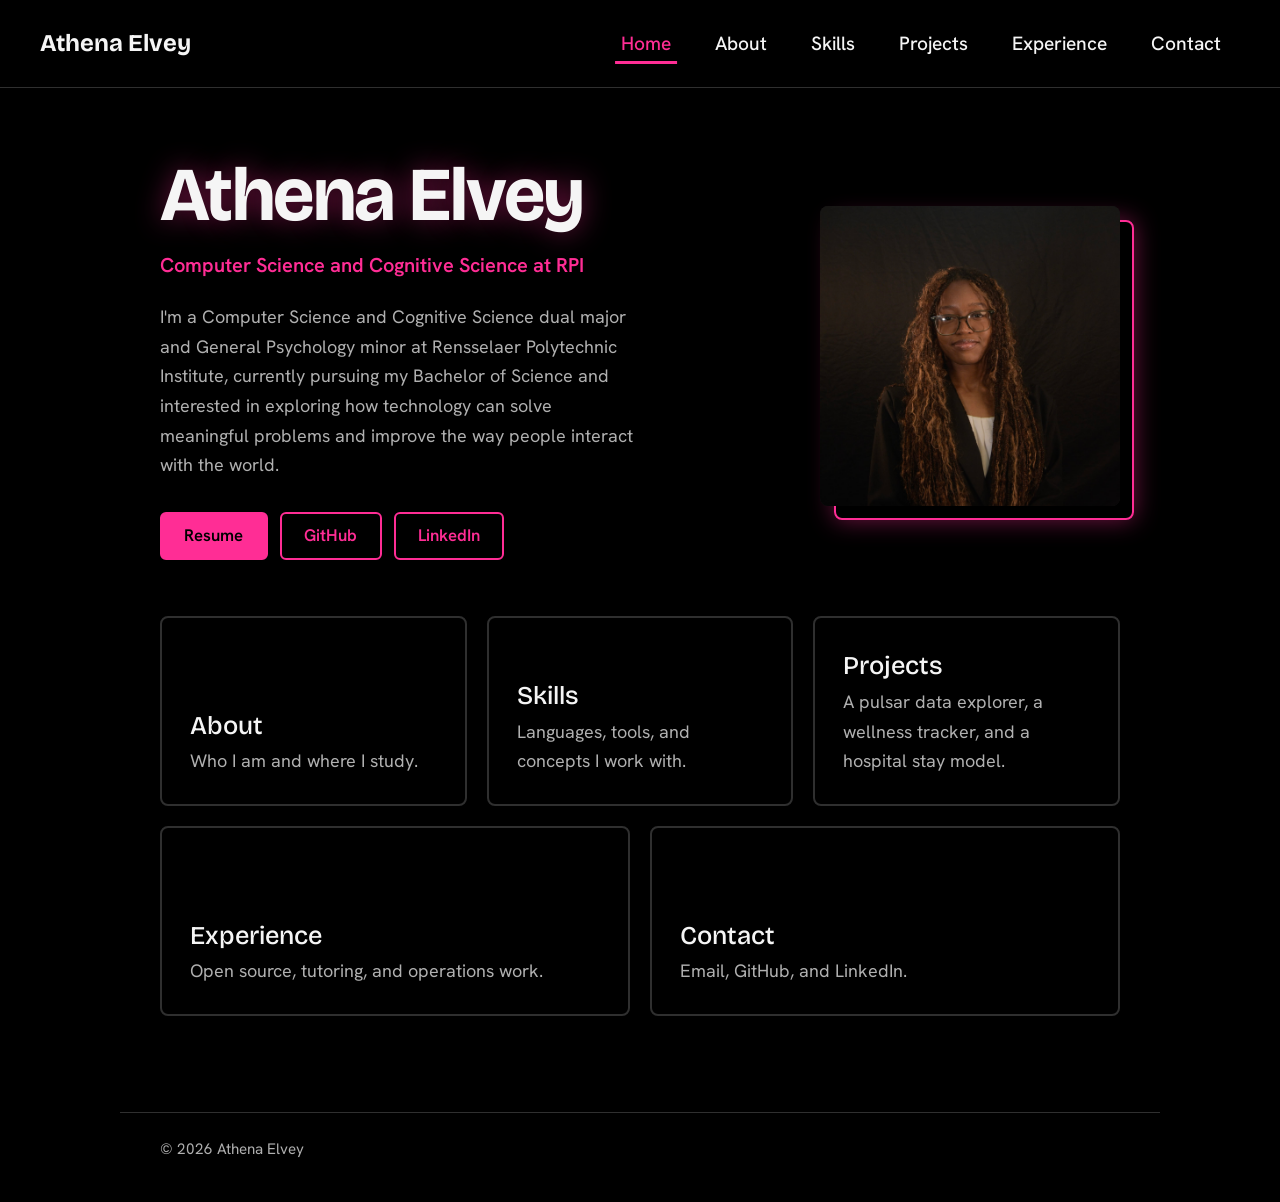
<file: index.html>
<!DOCTYPE html>
<html lang="en">
<head>
  <meta charset="UTF-8">
  <meta name="viewport" content="width=device-width, initial-scale=1">
  <title>Athena Elvey</title>
  <meta name="description" content="Athena Elvey, Computer Science and Cognitive Science student at RPI. Front-end and full-stack development.">

  <link rel="preconnect" href="https://fonts.googleapis.com">
  <link rel="preconnect" href="https://fonts.gstatic.com" crossorigin>
  <link href="https://fonts.googleapis.com/css2?family=Bricolage+Grotesque:opsz,wght@12..96,500;12..96,700&family=Hanken+Grotesk:wght@400;500;600&display=swap" rel="stylesheet">
  <link rel="stylesheet" href="style.css">
</head>
<body>
  <a class="skip-link" href="#content">Skip to content</a>

  <header class="topbar">
    <a class="wordmark" href="index.html">Athena Elvey</a>
    <nav aria-label="Main">
      <ul class="nav-links">
        <li><a href="index.html" aria-current="page">Home</a></li>
        <li><a href="about.html">About</a></li>
        <li><a href="skills.html">Skills</a></li>
        <li><a href="projects.html">Projects</a></li>
        <li><a href="experience.html">Experience</a></li>
        <li><a href="contact.html">Contact</a></li>
      </ul>
    </nav>
  </header>

  <main id="content" class="home">
    <section class="hero">
      <div class="hero-text">
        <h1>Athena Elvey</h1>
        <p class="hero-role">Computer Science and Cognitive Science at RPI</p>
        <p class="hero-bio">
          I'm a Computer Science and Cognitive Science dual major and General 
          Psychology minor at Rensselaer Polytechnic Institute, currently 
          pursuing my Bachelor of Science and interested in exploring how 
          technology can solve meaningful problems and improve the way people 
          interact with the world.

        </p>
        <div class="button-row">
          <!-- TODO: swap resume.pdf for your real PDF filename -->
          <a class="btn btn-solid" href="resume.pdf" target="_blank" rel="noopener">Resume</a>
          <a class="btn" href="https://github.com/athenaelvey" target="_blank" rel="noopener">GitHub</a>
          <a class="btn" href="https://www.linkedin.com/in/athenaelvey/" target="_blank" rel="noopener">LinkedIn</a>
        </div>
      </div>

      <figure class="headshot">
        <img src="images/headshot.jpg" alt="Portrait of Athena Elvey" width="320" height="320">
      </figure>
    </section>

    <section class="card-section" aria-labelledby="explore-heading">
      <h2 id="explore-heading" class="visually-hidden">Portfolio sections</h2>
      <div class="card-grid">
        <a class="card" href="about.html">
          <h3>About</h3>
          <p>Who I am and where I study.</p>
        </a>
        <a class="card" href="skills.html">
          <h3>Skills</h3>
          <p>Languages, tools, and concepts I work with.</p>
        </a>
        <a class="card" href="projects.html">
          <h3>Projects</h3>
          <p>A pulsar data explorer, a wellness tracker, and a hospital stay model.</p>
        </a>
        <a class="card" href="experience.html">
          <h3>Experience</h3>
          <p>Open source, tutoring, and operations work.</p>
        </a>
        <a class="card" href="contact.html">
          <h3>Contact</h3>
          <p>Email, GitHub, and LinkedIn.</p>
        </a>
      </div>
    </section>
  </main>

  <footer>
    <p>© 2026 Athena Elvey</p>
  </footer>
</body>
</html>
</file>
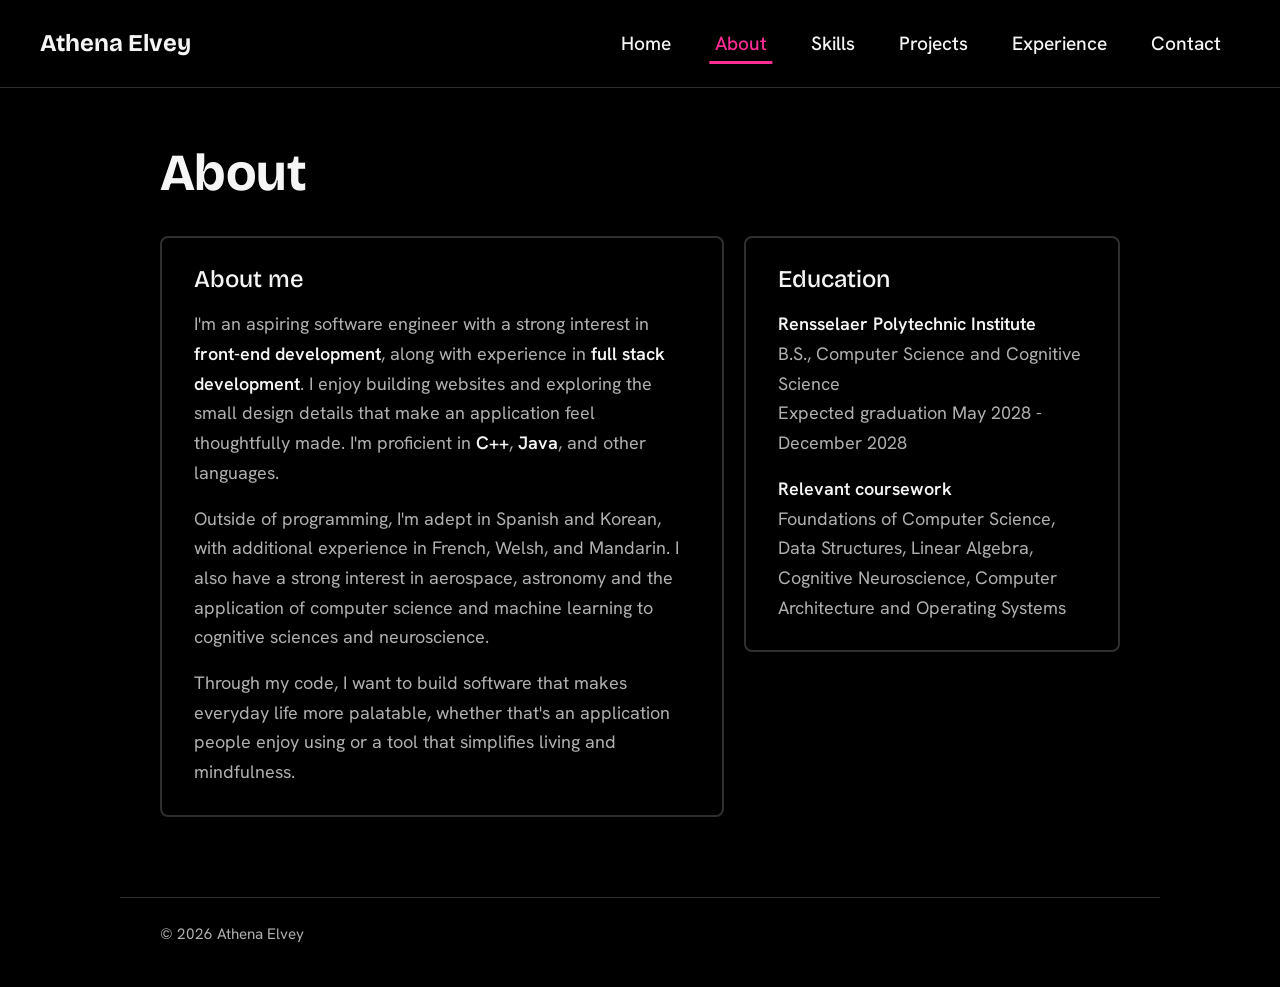
<file: about.html>
<!DOCTYPE html>
<html lang="en">
<head>
  <meta charset="UTF-8">
  <meta name="viewport" content="width=device-width, initial-scale=1">
  <title>About | Athena Elvey</title>
  <meta name="description" content="Athena Elvey, Computer Science and Cognitive Science student at RPI. Front-end and full-stack development.">

  <link rel="preconnect" href="https://fonts.googleapis.com">
  <link rel="preconnect" href="https://fonts.gstatic.com" crossorigin>
  <link href="https://fonts.googleapis.com/css2?family=Bricolage+Grotesque:opsz,wght@12..96,500;12..96,700&family=Hanken+Grotesk:wght@400;500;600&display=swap" rel="stylesheet">
  <link rel="stylesheet" href="style.css">
</head>
<body>
  <a class="skip-link" href="#content">Skip to content</a>

  <header class="topbar">
    <a class="wordmark" href="index.html">Athena Elvey</a>
    <nav aria-label="Main">
      <ul class="nav-links">
        <li><a href="index.html">Home</a></li>
        <li><a href="about.html" aria-current="page">About</a></li>
        <li><a href="skills.html">Skills</a></li>
        <li><a href="projects.html">Projects</a></li>
        <li><a href="experience.html">Experience</a></li>
        <li><a href="contact.html">Contact</a></li>
      </ul>
    </nav>
  </header>

  <main id="content" class="page">
    <h1>About</h1>
    <div class="two-col">
      <section class="panel prose">
        <h2>About me</h2>
        <p>
          I'm an aspiring software engineer with a strong interest in
          <span class="highlight">front-end development</span>, along with
          experience in <span class="highlight">full stack development</span>.
          I enjoy building websites and exploring the small design details that
          make an application feel thoughtfully made. I'm proficient in
          <span class="highlight">C++</span>, <span class="highlight">Java</span>,
          and other languages.
        </p>
        <p>
          Outside of programming, I'm adept in Spanish and Korean, with
          additional experience in French, Welsh, and Mandarin. I also have a
          strong interest in aerospace, astronomy and the application of computer
          science and machine learning to cognitive sciences and neuroscience.
        </p>
        <p>
          Through my code, I want to build software that makes everyday life
          more palatable, whether that's an application people enjoy using or a
          tool that simplifies living and mindfulness.
        </p>
      </section>
      <section class="panel">
        <h2>Education</h2>
        <ul class="facts">
          <li>
            <strong>Rensselaer Polytechnic Institute</strong>
            <span>B.S., Computer Science and Cognitive Science</span>
            <span>Expected graduation May 2028 - December 2028</span>
          </li>
          <li>
            <strong>Relevant coursework</strong>
            <span>Foundations of Computer Science, Data Structures, Linear Algebra, Cognitive Neuroscience, Computer Architecture and Operating Systems</span>
          </li>
          
        </ul>
      </section>
    </div>
  </main>

  <footer>
    <p>© 2026 Athena Elvey</p>
  </footer>
</body>
</html>
</file>
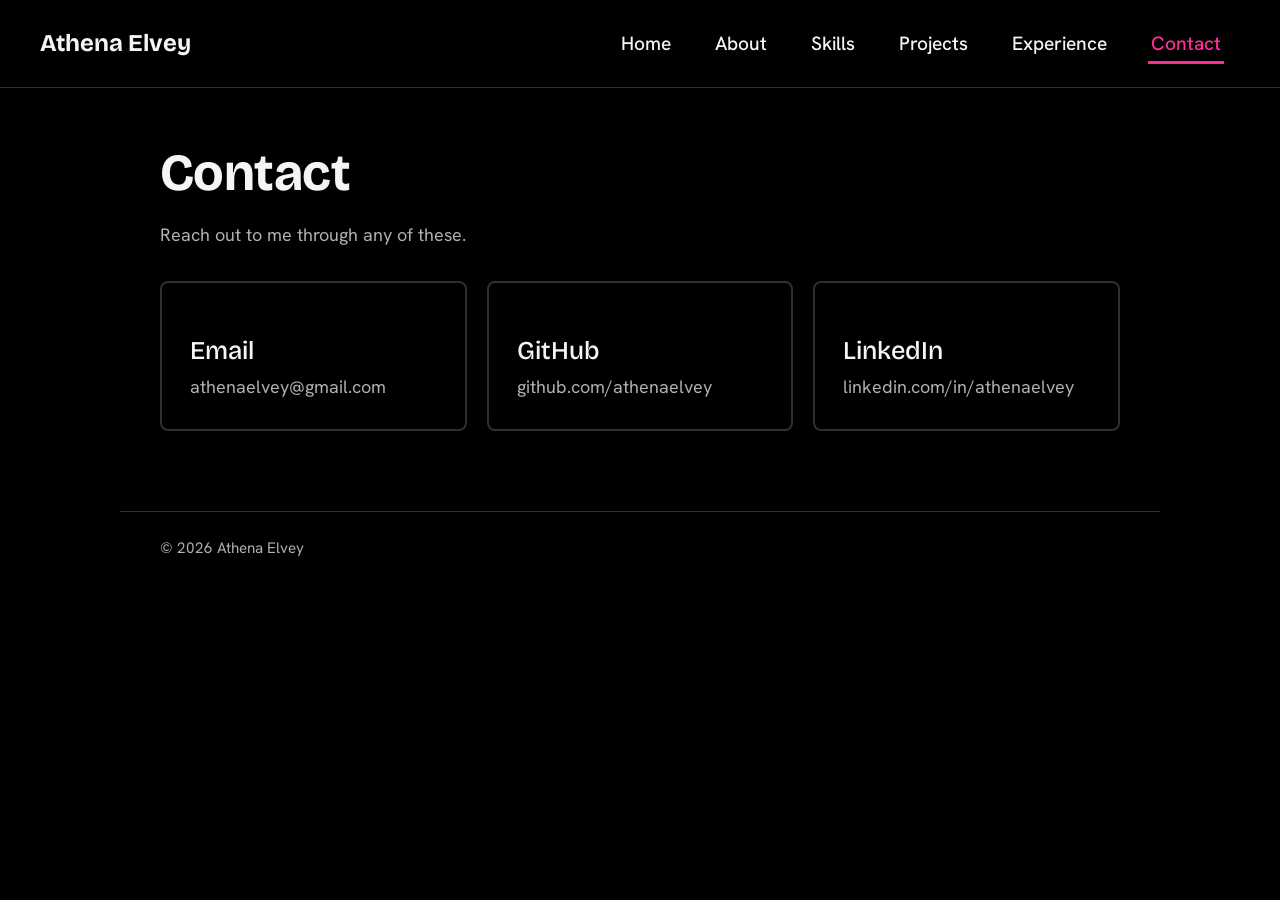
<file: contact.html>
<!DOCTYPE html>
<html lang="en">
<head>
  <meta charset="UTF-8">
  <meta name="viewport" content="width=device-width, initial-scale=1">
  <title>Contact | Athena Elvey</title>
  <meta name="description" content="Athena Elvey, Computer Science and Cognitive Science student at RPI. Front-end and full-stack development.">

  <link rel="preconnect" href="https://fonts.googleapis.com">
  <link rel="preconnect" href="https://fonts.gstatic.com" crossorigin>
  <link href="https://fonts.googleapis.com/css2?family=Bricolage+Grotesque:opsz,wght@12..96,500;12..96,700&family=Hanken+Grotesk:wght@400;500;600&display=swap" rel="stylesheet">
  <link rel="stylesheet" href="style.css">
</head>
<body>
  <a class="skip-link" href="#content">Skip to content</a>

  <header class="topbar">
    <a class="wordmark" href="index.html">Athena Elvey</a>
    <nav aria-label="Main">
      <ul class="nav-links">
        <li><a href="index.html">Home</a></li>
        <li><a href="about.html">About</a></li>
        <li><a href="skills.html">Skills</a></li>
        <li><a href="projects.html">Projects</a></li>
        <li><a href="experience.html">Experience</a></li>
        <li><a href="contact.html" aria-current="page">Contact</a></li>
      </ul>
    </nav>
  </header>

  <main id="content" class="page">
    <h1>Contact</h1>
    <p class="intro">Reach out to me through any of these.</p>
    <div class="card-grid contact-grid">
      <a class="card" href="mailto:athenaelvey@gmail.com">
        <h2>Email</h2>
        <p>athenaelvey@gmail.com</p>
      </a>
      <a class="card" href="https://github.com/athenaelvey" target="_blank" rel="noopener">
        <h2>GitHub</h2>
        <p>github.com/athenaelvey</p>
      </a>
      <a class="card" href="https://www.linkedin.com/in/athenaelvey/" target="_blank" rel="noopener">
        <h2>LinkedIn</h2>
        <p>linkedin.com/in/athenaelvey</p>
      </a>
    </div>
  </main>

  <footer>
    <p>© 2026 Athena Elvey</p>
  </footer>
</body>
</html>
</file>
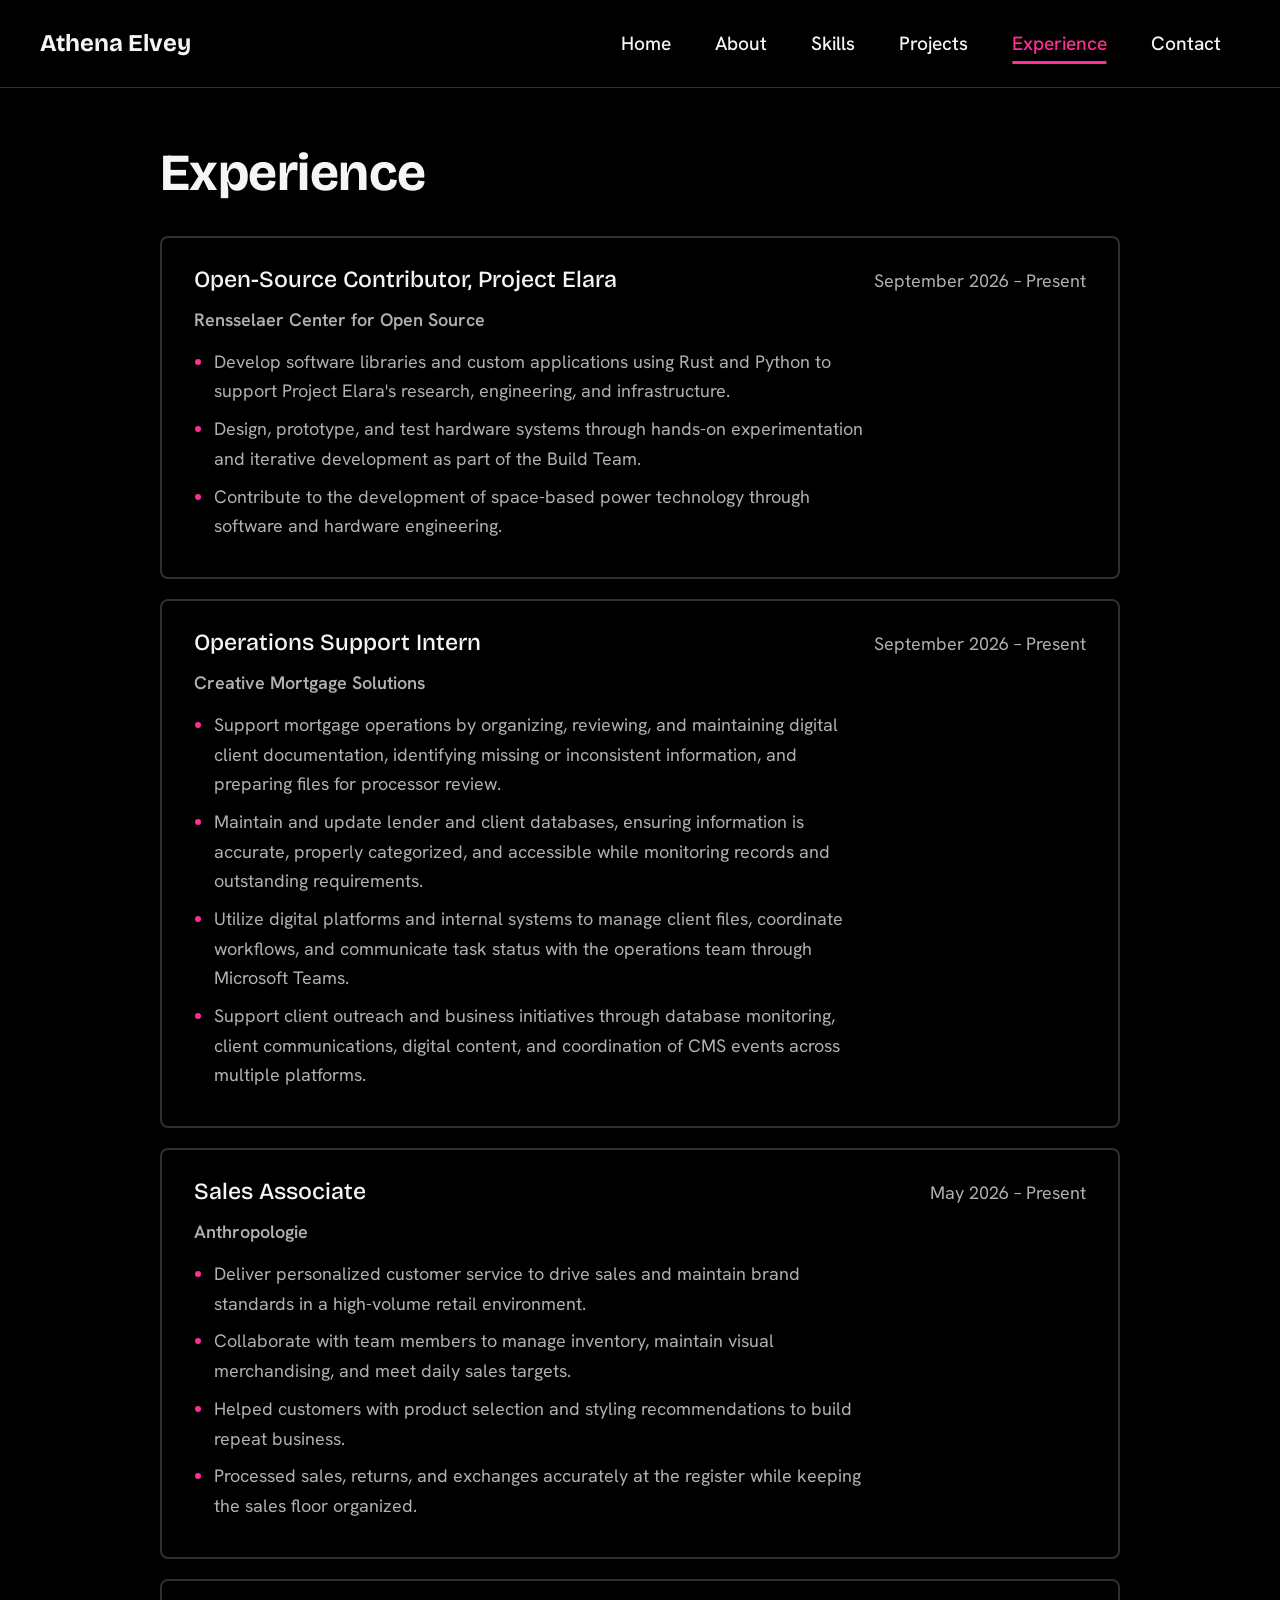
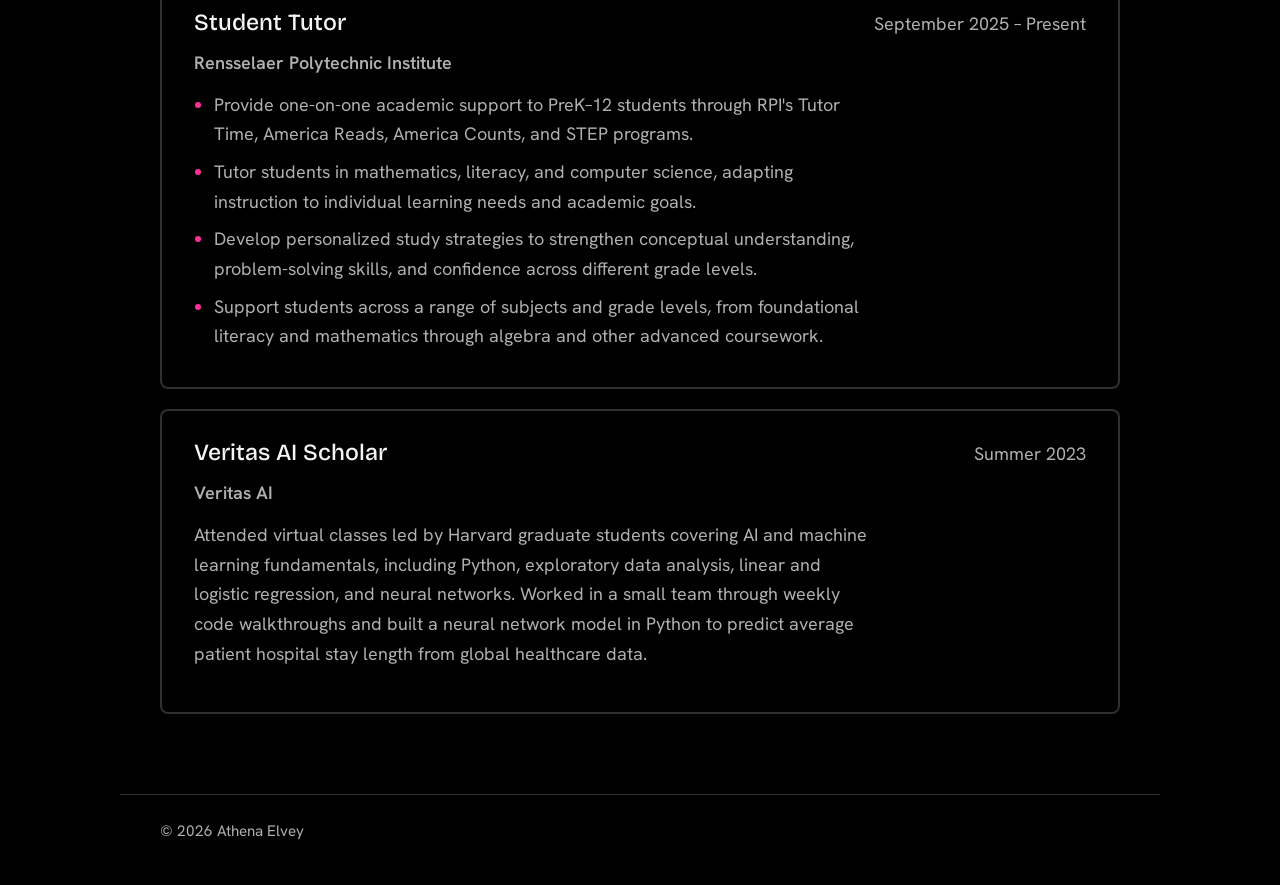
<file: experience.html>
<!DOCTYPE html>
<html lang="en">
<head>
  <meta charset="UTF-8">
  <meta name="viewport" content="width=device-width, initial-scale=1">
  <title>Experience | Athena Elvey</title>
  <meta name="description" content="Athena Elvey, Computer Science and Cognitive Science student at RPI. Front-end and full-stack development.">

  <link rel="preconnect" href="https://fonts.googleapis.com">
  <link rel="preconnect" href="https://fonts.gstatic.com" crossorigin>
  <link href="https://fonts.googleapis.com/css2?family=Bricolage+Grotesque:opsz,wght@12..96,500;12..96,700&family=Hanken+Grotesk:wght@400;500;600&display=swap" rel="stylesheet">
  <link rel="stylesheet" href="style.css">
</head>
<body>
  <a class="skip-link" href="#content">Skip to content</a>

  <header class="topbar">
    <a class="wordmark" href="index.html">Athena Elvey</a>
    <nav aria-label="Main">
      <ul class="nav-links">
        <li><a href="index.html">Home</a></li>
        <li><a href="about.html">About</a></li>
        <li><a href="skills.html">Skills</a></li>
        <li><a href="projects.html">Projects</a></li>
        <li><a href="experience.html" aria-current="page">Experience</a></li>
        <li><a href="contact.html">Contact</a></li>
      </ul>
    </nav>
  </header>

  <main id="content" class="page">
    <h1>Experience</h1>
    <ul class="entries">
      <li class="entry">
        <div class="entry-head">
          <h2>Open-Source Contributor, Project Elara</h2>
          <span class="entry-meta">September 2026 – Present</span>
        </div>
        <p class="entry-org">Rensselaer Center for Open Source</p>
        <ul class="bullets">
          <li>Develop software libraries and custom applications using Rust and Python to support Project Elara's research, engineering, and infrastructure.</li>
          <li>Design, prototype, and test hardware systems through hands-on experimentation and iterative development as part of the Build Team.</li>
          <li>Contribute to the development of space-based power technology through software and hardware engineering.</li>
        </ul>
      </li>
      <li class="entry">
        <div class="entry-head">
          <h2>Operations Support Intern</h2>
          <span class="entry-meta">September 2026 – Present</span>
        </div>
        <p class="entry-org">Creative Mortgage Solutions</p>
        <ul class="bullets">
          <li>Support mortgage operations by organizing, reviewing, and maintaining digital client documentation, identifying missing or inconsistent information, and preparing files for processor review.</li>
          <li>Maintain and update lender and client databases, ensuring information is accurate, properly categorized, and accessible while monitoring records and outstanding requirements.</li>
          <li>Utilize digital platforms and internal systems to manage client files, coordinate workflows, and communicate task status with the operations team through Microsoft Teams.</li>
          <li>Support client outreach and business initiatives through database monitoring, client communications, digital content, and coordination of CMS events across multiple platforms.</li>
        </ul>
      </li>
      <li class="entry">
        <div class="entry-head">
          <h2>Sales Associate</h2>
          <span class="entry-meta">May 2026 – Present</span>
        </div>
        <p class="entry-org">Anthropologie</p>
        <ul class="bullets">
          <li>Deliver personalized customer service to drive sales and maintain brand standards in a high-volume retail environment.</li>
          <li>Collaborate with team members to manage inventory, maintain visual merchandising, and meet daily sales targets.</li>
          <li>Helped customers with product selection and styling recommendations to build repeat business.</li>
          <li>Processed sales, returns, and exchanges accurately at the register while keeping the sales floor organized.</li>
        </ul>
      </li>
      <li class="entry">
        <div class="entry-head">
          <h2>Student Tutor</h2>
          <span class="entry-meta">September 2025 – Present</span>
        </div>
        <p class="entry-org">Rensselaer Polytechnic Institute</p>
        <ul class="bullets">
          <li>Provide one-on-one academic support to PreK–12 students through RPI's Tutor Time, America Reads, America Counts, and STEP programs.</li>
          <li>Tutor students in mathematics, literacy, and computer science, adapting instruction to individual learning needs and academic goals.</li>
          <li>Develop personalized study strategies to strengthen conceptual understanding, problem-solving skills, and confidence across different grade levels.</li>
          <li>Support students across a range of subjects and grade levels, from foundational literacy and mathematics through algebra and other advanced coursework.</li>
        </ul>
      </li>
      <li class="entry">
        <div class="entry-head">
          <h2>Veritas AI Scholar</h2>
          <span class="entry-meta">Summer 2023</span>
        </div>
        <p class="entry-org">Veritas AI</p>
        <p>Attended virtual classes led by Harvard graduate students covering AI and machine learning fundamentals, including Python, exploratory data analysis, linear and logistic regression, and neural networks. Worked in a small team through weekly code walkthroughs and built a neural network model in Python to predict average patient hospital stay length from global healthcare data.</p>
      </li>
    </ul>
  </main>

  <footer>
    <p>© 2026 Athena Elvey</p>
  </footer>
</body>
</html>
</file>
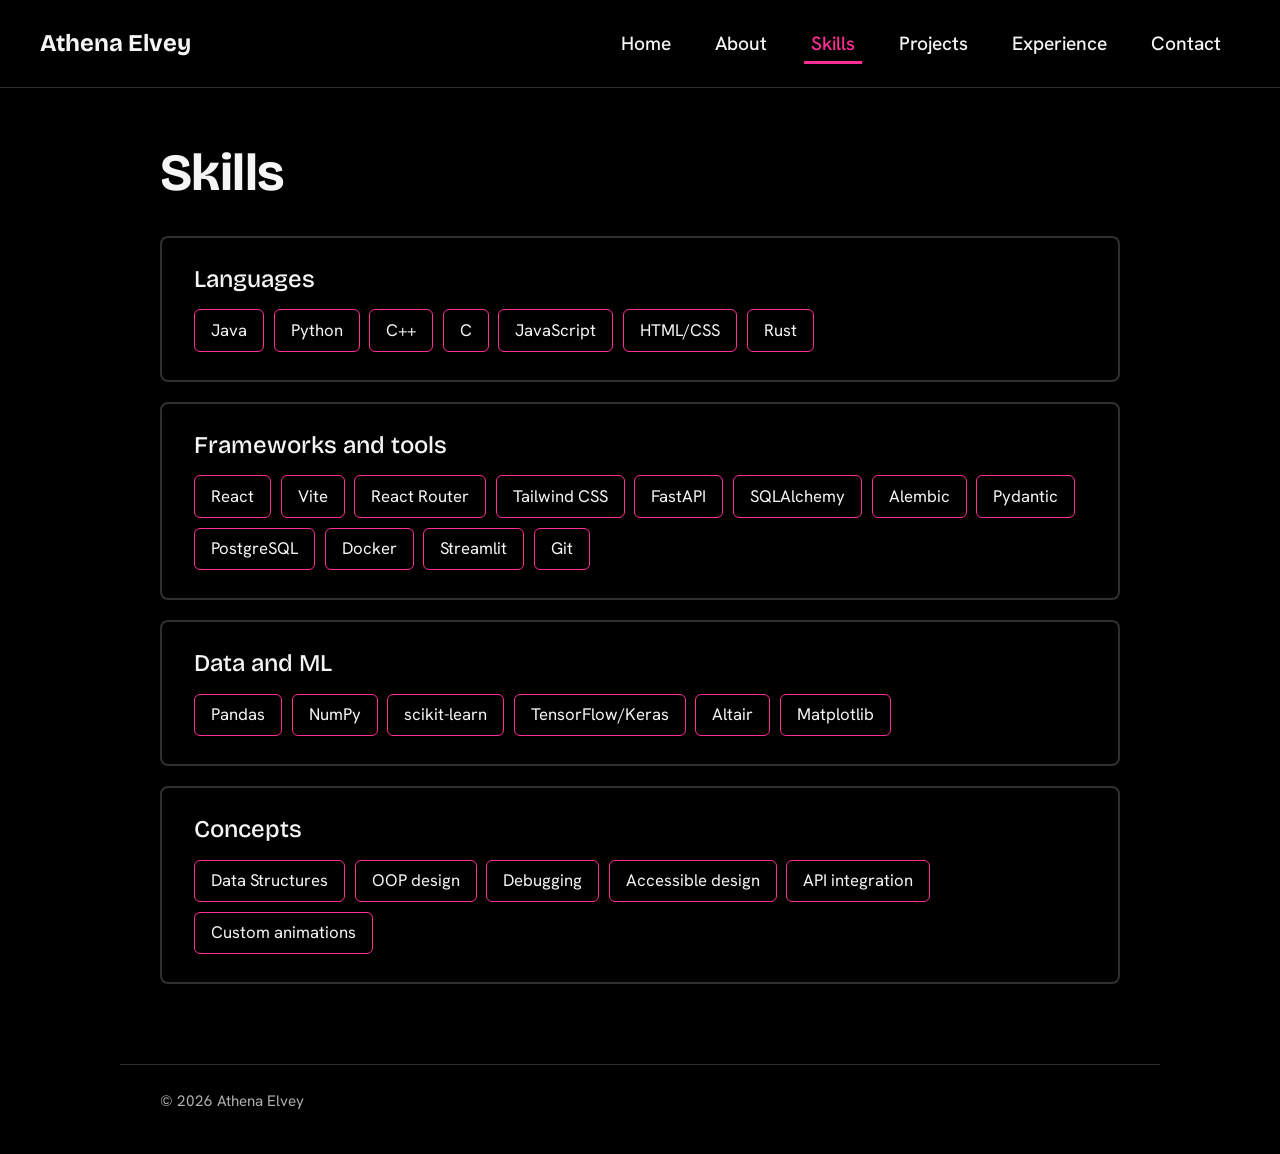
<file: skills.html>
<!DOCTYPE html>
<html lang="en">
<head>
  <meta charset="UTF-8">
  <meta name="viewport" content="width=device-width, initial-scale=1">
  <title>Skills | Athena Elvey</title>
  <meta name="description" content="Athena Elvey, Computer Science and Cognitive Science student at RPI. Front-end and full-stack development.">

  <link rel="preconnect" href="https://fonts.googleapis.com">
  <link rel="preconnect" href="https://fonts.gstatic.com" crossorigin>
  <link href="https://fonts.googleapis.com/css2?family=Bricolage+Grotesque:opsz,wght@12..96,500;12..96,700&family=Hanken+Grotesk:wght@400;500;600&display=swap" rel="stylesheet">
  <link rel="stylesheet" href="style.css">
</head>
<body>
  <a class="skip-link" href="#content">Skip to content</a>

  <header class="topbar">
    <a class="wordmark" href="index.html">Athena Elvey</a>
    <nav aria-label="Main">
      <ul class="nav-links">
        <li><a href="index.html">Home</a></li>
        <li><a href="about.html">About</a></li>
        <li><a href="skills.html" aria-current="page">Skills</a></li>
        <li><a href="projects.html">Projects</a></li>
        <li><a href="experience.html">Experience</a></li>
        <li><a href="contact.html">Contact</a></li>
      </ul>
    </nav>
  </header>

  <main id="content" class="page">
    <h1>Skills</h1>
    <div class="skill-groups">
      <section class="panel">
        <h2>Languages</h2>
        <ul class="chips">
          <li>Java</li>
          <li>Python</li>
          <li>C++</li>
          <li>C</li>
          <li>JavaScript</li>
          <li>HTML/CSS</li>
          <li>Rust</li>
        </ul>
      </section>
      <section class="panel">
        <h2>Frameworks and tools</h2>
        <ul class="chips">
          <li>React</li>
          <li>Vite</li>
          <li>React Router</li>
          <li>Tailwind CSS</li>
          <li>FastAPI</li>
          <li>SQLAlchemy</li>
          <li>Alembic</li>
          <li>Pydantic</li>
          <li>PostgreSQL</li>
          <li>Docker</li>
          <li>Streamlit</li>
          <li>Git</li>
        </ul>
      </section>
      <section class="panel">
        <h2>Data and ML</h2>
        <ul class="chips">
          <li>Pandas</li>
          <li>NumPy</li>
          <li>scikit-learn</li>
          <li>TensorFlow/Keras</li>
          <li>Altair</li>
          <li>Matplotlib</li>
        </ul>
      </section>
      <section class="panel">
        <h2>Concepts</h2>
        <ul class="chips">
          <li>Data Structures</li>
          <li>OOP design</li>
          <li>Debugging</li>
          <li>Accessible design</li>
          <li>API integration</li>
          <li>Custom animations</li>
        </ul>
      </section>
    </div>
  </main>

  <footer>
    <p>© 2026 Athena Elvey</p>
  </footer>
</body>
</html>
</file>
<file: style.css>
/* ---------- TOKENS ----------
   Change --accent to recolor the whole site (try #00f0ff for neon cyan). */
:root {
  --bg: #000000;
  --text: #f5f5f5;
  --muted: #b0b0b0;
  --line: #2f2f2f;
  --accent: #ff2d95;
  --accent-glow: rgba(255, 45, 149, 0.45);

  --font-display: "Bricolage Grotesque", system-ui, sans-serif;
  --font-body: "Hanken Grotesk", system-ui, sans-serif;

  --nav-height: 88px;
  --page-width: 1040px;
}

/* ---------- BASE ---------- */
*,
*::before,
*::after {
  box-sizing: border-box;
}

body {
  margin: 0;
  background: var(--bg);
  color: var(--text);
  font-family: var(--font-body);
  font-size: 1.125rem;
  line-height: 1.65;
}

a {
  color: var(--accent);
  text-decoration: none;
}

a:hover {
  text-decoration: underline;
  text-underline-offset: 4px;
}

a:focus-visible {
  outline: 3px solid var(--accent);
  outline-offset: 4px;
}

h1,
h2,
h3 {
  font-family: var(--font-display);
  line-height: 1.15;
  margin: 0;
}

p {
  margin: 0 0 1rem;
}

ul {
  list-style: none;
  margin: 0;
  padding: 0;
}

.visually-hidden {
  position: absolute;
  width: 1px;
  height: 1px;
  overflow: hidden;
  clip: rect(0 0 0 0);
  white-space: nowrap;
}

.skip-link {
  position: absolute;
  left: 1rem;
  top: -4rem;
  z-index: 20;
  padding: 0.75rem 1.25rem;
  background: var(--accent);
  color: #000000;
  font-weight: 600;
  border-radius: 4px;
}

.skip-link:focus {
  top: 1rem;
}

/* ---------- TOP NAV (large for readability and easy tapping) ---------- */
.topbar {
  position: sticky;
  top: 0;
  z-index: 10;
  min-height: var(--nav-height);
  display: flex;
  align-items: center;
  justify-content: space-between;
  gap: 1.5rem;
  padding: 0 clamp(1rem, 4vw, 2.5rem);
  background: rgba(0, 0, 0, 0.92);
  backdrop-filter: blur(8px);
  border-bottom: 1px solid var(--line);
}

.wordmark {
  font-family: var(--font-display);
  font-weight: 700;
  font-size: 1.5rem;
  color: var(--text);
  white-space: nowrap;
}

.wordmark:hover {
  text-decoration: none;
  color: var(--accent);
}

.nav-links {
  display: flex;
  flex-wrap: wrap;
  gap: 0.35rem;
}

/* transition lives on the base rule so it runs both ways */
.nav-links a {
  position: relative;
  display: flex;
  align-items: center;
  min-height: 52px;
  padding: 0 1.2rem;
  color: var(--text);
  font-size: 1.2rem;
  font-weight: 500;
  border-radius: 6px;
  transition: color 0.25s ease, box-shadow 0.25s ease;
}

/* center-growing underline */
.nav-links a::after {
  content: "";
  position: absolute;
  left: 50%;
  bottom: 6px;
  width: 0;
  height: 3px;
  background: var(--accent);
  transform: translateX(-50%);
  transition: width 0.25s ease;
}

.nav-links a:hover {
  text-decoration: none;
  box-shadow: 0 0 16px var(--accent-glow);
}

.nav-links a:hover::after,
.nav-links a[aria-current="page"]::after {
  width: 70%;
}

.nav-links a[aria-current="page"] {
  color: var(--accent);
}

/* ---------- PAGE LAYOUT ---------- */
main {
  max-width: var(--page-width);
  margin: 0 auto;
  padding: 0 clamp(1rem, 4vw, 2.5rem);
}

.page {
  padding-top: 3.5rem;
}

.page h1 {
  font-size: clamp(2.25rem, 5vw, 3.25rem);
  letter-spacing: -0.01em;
  margin-bottom: 2rem;
}

.intro {
  color: var(--muted);
  margin: -1rem 0 2rem;
}

.prose {
  max-width: 64ch;
  color: var(--muted);
}

/* a prose panel fills its grid column instead of stopping at 64ch */
.panel.prose {
  max-width: none;
}

.prose p:last-child {
  margin-bottom: 0;
}

.highlight {
  color: var(--text);
  font-weight: 600;
}

/* ---------- HOME ---------- */
.hero {
  display: grid;
  grid-template-columns: 1fr 300px;
  align-items: center;
  gap: clamp(2rem, 6vw, 4.5rem);
  padding: 4rem 0 3.5rem;
}

.hero h1 {
  font-size: clamp(2.8rem, 7vw, 4.75rem);
  font-weight: 700;
  letter-spacing: -0.02em;
  margin-bottom: 0.6rem;
  text-shadow: 0 0 28px var(--accent-glow);
}

.hero-role {
  color: var(--accent);
  font-weight: 600;
  font-size: 1.25rem;
  margin-bottom: 1.25rem;
}

.hero-bio {
  max-width: 48ch;
  color: var(--muted);
  margin-bottom: 2rem;
}

.button-row {
  display: flex;
  flex-wrap: wrap;
  gap: 0.75rem;
}

.btn {
  display: inline-flex;
  align-items: center;
  min-height: 48px;
  padding: 0 1.4rem;
  border: 2px solid var(--accent);
  border-radius: 6px;
  color: var(--accent);
  font-weight: 600;
  font-size: 1.05rem;
  transition: background 0.2s ease, box-shadow 0.2s ease;
}

.btn:hover {
  text-decoration: none;
  box-shadow: 0 0 16px var(--accent-glow);
}

.btn-solid {
  background: var(--accent);
  color: #000000;
}

.btn-solid:hover {
  background: #ff5cae;
}

/* square headshot with a pink frame offset behind it.
   object-fit: cover crops the photo to a square;
   change the second number in object-position to move the crop up or down. */
.headshot {
  position: relative;
  margin: 0;
  justify-self: end;
  width: 100%;
  max-width: 300px;
  aspect-ratio: 1 / 1;
}

.headshot::before {
  content: "";
  position: absolute;
  inset: 0;
  transform: translate(14px, 14px);
  border: 2px solid var(--accent);
  border-radius: 8px;
  box-shadow: 0 0 24px var(--accent-glow);
}

.headshot img {
  position: relative;
  display: block;
  width: 100%;
  height: 100%;
  object-fit: cover;
  object-position: 50% 70%;
  background: #141414;
  border-radius: 8px;
}

/* ---------- CARDS ---------- */
.card-section {
  padding-bottom: 1rem;
}

/* six columns: the first three cards span two each, the last two span three each */
.card-grid {
  display: grid;
  grid-template-columns: repeat(6, 1fr);
  gap: 1.25rem;
}

.card {
  grid-column: span 2;
  display: flex;
  flex-direction: column;
  justify-content: flex-end;
  min-height: 190px;
  padding: 1.75rem;
  border: 2px solid var(--line);
  border-radius: 8px;
  color: var(--text);
  transition: border-color 0.25s ease, box-shadow 0.25s ease;
}

.card:nth-child(n + 4) {
  grid-column: span 3;
}

.card h2,
.card h3 {
  font-size: 1.6rem;
  font-weight: 500;
  margin-bottom: 0.4rem;
}

.card p {
  margin: 0;
  color: var(--muted);
}

.card:hover,
.card:focus-visible {
  text-decoration: none;
  border-color: var(--accent);
  box-shadow: 0 0 20px var(--accent-glow);
}

.card:hover h2,
.card:hover h3 {
  color: var(--accent);
}

/* contact page: three equal cards */
.contact-grid .card,
.contact-grid .card:nth-child(n + 4) {
  grid-column: span 2;
  min-height: 150px;
  word-break: break-word;
}

/* ---------- PANELS (About, Skills) ---------- */
.panel {
  padding: 1.75rem 2rem;
  border: 2px solid var(--line);
  border-radius: 8px;
}

.panel h2 {
  color: var(--text);
  font-size: 1.5rem;
  font-weight: 500;
  margin-bottom: 1rem;
}

.skill-groups {
  display: grid;
  gap: 1.25rem;
}

.chips {
  display: flex;
  flex-wrap: wrap;
  gap: 0.6rem;
}

.chips li {
  padding: 0.4rem 1rem;
  border: 1px solid var(--accent);
  border-radius: 6px;
  color: var(--text);
  font-size: 1.05rem;
}

/* About page: education and honors side by side */
.two-col {
  display: grid;
  grid-template-columns: 3fr 2fr;
  gap: 1.25rem;
  align-items: start;
}

.facts {
  display: grid;
  gap: 1rem;
}

.facts li {
  display: flex;
  flex-direction: column;
}

.facts strong {
  font-weight: 600;
}

.facts span {
  color: var(--muted);
}

/* ---------- ENTRIES (Projects, Experience, Coursework) ---------- */
.entries {
  display: grid;
  gap: 1.25rem;
}

.entry {
  padding: 1.75rem 2rem;
  border: 2px solid var(--line);
  border-radius: 8px;
}

.entry-head {
  display: flex;
  flex-wrap: wrap;
  align-items: baseline;
  justify-content: space-between;
  gap: 0.25rem 1rem;
  margin-bottom: 0.6rem;
}

.entry h2 {
  font-size: 1.45rem;
  font-weight: 500;
}

.entry-meta {
  color: var(--muted);
}

.entry-org {
  color: var(--accent);
  font-weight: 600;
  margin-bottom: 0.75rem;
}

.entry .bullets {
  max-width: 68ch;
  padding-left: 1.25rem;
  list-style: disc;
  color: var(--muted);
}

.entry .bullets li {
  margin-bottom: 0.5rem;
}

.entry .bullets li::marker {
  color: var(--accent);
}

.entry-links {
  display: flex;
  gap: 1.25rem;
  font-weight: 600;
}

.entry p {
  max-width: 68ch;
  color: var(--muted);
}

.entry .tags {
  margin: 0.75rem 0 0;
  color: var(--text);
  font-size: 1rem;
}

.entry .term {
  margin: 0.25rem 0 0;
  font-size: 0.95rem;
}

/* project cards: text on the left, two screenshots on the right */
.entry.has-media {
  display: grid;
  grid-template-columns: 1fr 260px;
  gap: 1.5rem 2rem;
  align-items: start;
}

.project-media {
  display: flex;
  gap: 0.6rem;
}

/* each screenshot is a button so it works with a mouse, touch, or keyboard */
.thumb {
  flex: 1;
  min-width: 0;
  padding: 0;
  border: 0;
  background: none;
  border-radius: 6px;
  cursor: zoom-in;
}

.thumb:focus-visible {
  outline: 3px solid var(--accent);
  outline-offset: 3px;
}

.project-media img {
  display: block;
  width: 100%;
  height: 140px;
  object-fit: cover;
  background: #141414;
  border: 1px solid var(--line);
  border-radius: 6px;
  transition: border-color 0.2s ease, box-shadow 0.2s ease;
}

.thumb:hover img {
  border-color: var(--accent);
  box-shadow: 0 0 16px var(--accent-glow);
}

/* ---------- LIGHTBOX (enlarged image window) ---------- */
.lightbox {
  width: min(92vw, 1100px);
  max-height: 92vh;
  padding: 0;
  border: 2px solid var(--accent);
  border-radius: 8px;
  background: #0a0a0a;
  color: var(--text);
  box-shadow: 0 0 40px var(--accent-glow);
}

.lightbox::backdrop {
  background: rgba(0, 0, 0, 0.88);
}

.lightbox-inner {
  display: flex;
  flex-direction: column;
  align-items: center;
  gap: 1rem;
  padding: 1.25rem;
}

.lightbox-close {
  align-self: flex-end;
  background: transparent;
  font-family: var(--font-body);
  cursor: pointer;
}

.lightbox img {
  display: block;
  max-width: 100%;
  max-height: 70vh;
  border-radius: 6px;
}

.lightbox-caption {
  margin: 0;
  color: var(--muted);
  font-size: 1rem;
}

/* stop the page behind from scrolling while the window is open */
body:has(dialog[open]) {
  overflow: hidden;
}

/* ---------- FOOTER ---------- */
footer {
  max-width: var(--page-width);
  margin: 5rem auto 0;
  padding: 1.5rem clamp(1rem, 4vw, 2.5rem) 2.5rem;
  border-top: 1px solid var(--line);
  color: var(--muted);
  font-size: 0.95rem;
}

footer p {
  margin: 0;
}

/* ---------- SMALLER SCREENS ---------- */
@media (max-width: 900px) {
  .topbar {
    position: static;
    flex-direction: column;
    align-items: flex-start;
    gap: 0.5rem;
    padding-top: 0.75rem;
    padding-bottom: 0.75rem;
  }

  .hero {
    grid-template-columns: 1fr;
    padding-top: 2.5rem;
  }

  .headshot {
    order: -1;
    justify-self: start;
    max-width: 220px;
  }

  .card,
  .card:nth-child(n + 4),
  .contact-grid .card,
  .contact-grid .card:nth-child(n + 4) {
    grid-column: span 6;
    min-height: 140px;
  }

  .entry.has-media {
    grid-template-columns: 1fr;
  }

  .two-col {
    grid-template-columns: 1fr;
  }
}

/* ---------- REDUCED MOTION ---------- */
@media (prefers-reduced-motion: reduce) {
  * {
    transition: none !important;
  }
}
</file>
